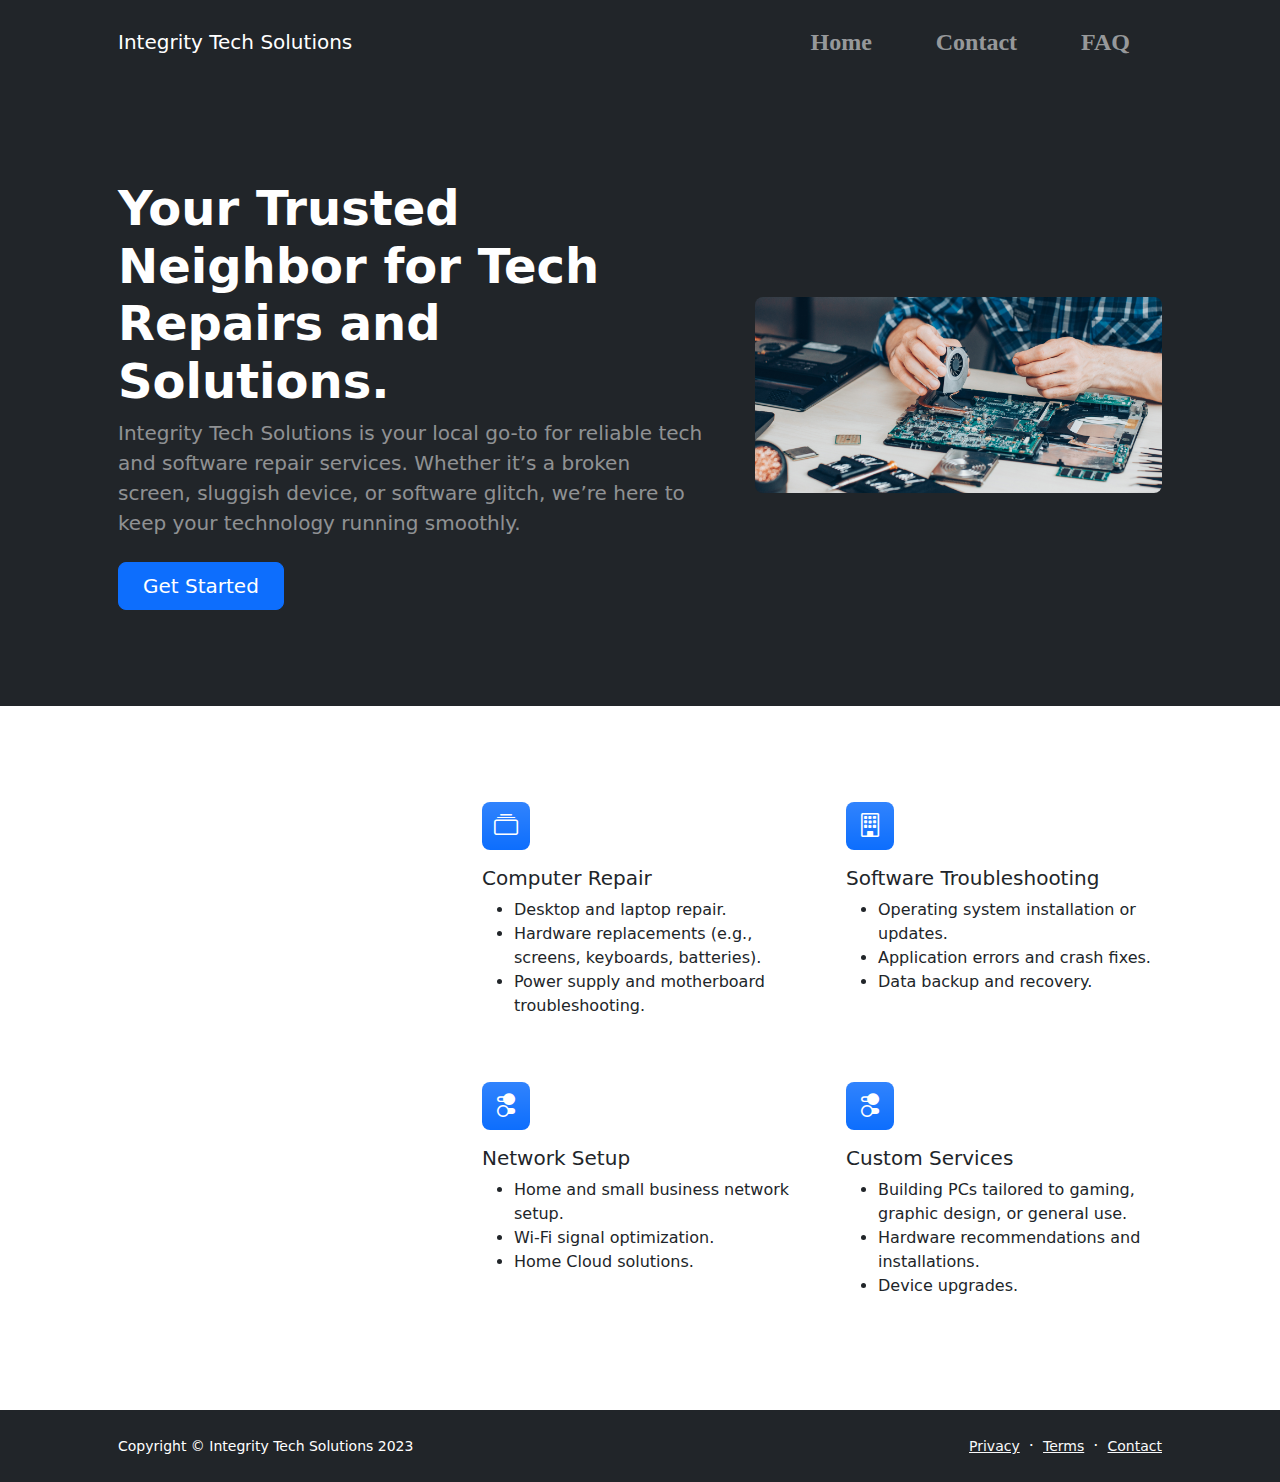
<file: index.html>
<!DOCTYPE html>
<html lang="en">
    <head>
        <meta charset="utf-8" />
        <meta name="viewport" content="width=device-width, initial-scale=1, shrink-to-fit=no" />
        <meta name="description" content="" />
        <meta name="author" content="" />
        <title>Integrity Tech Solutions</title>
        <!-- Favicon-->
        <link rel="icon" type="image/x-icon" href="assets/favicon.ico" />
        <!-- Bootstrap icons-->
        <link href="https://cdn.jsdelivr.net/npm/bootstrap-icons@1.5.0/font/bootstrap-icons.css" rel="stylesheet" />
        <!-- Core theme CSS (includes Bootstrap)-->
        <link href="css/styles.css" rel="stylesheet" />
    </head>
    <body class="d-flex flex-column h-100">
        <main class="flex-shrink-0">
            <!-- Navigation-->
            <nav class="navbar navbar-expand-lg navbar-dark bg-dark">
                <div class="container px-5">
                    <a class="navbar-brand" href="index.html">Integrity Tech Solutions</a>
                    <button class="navbar-toggler" type="button" data-bs-toggle="collapse" data-bs-target="#navbarSupportedContent" aria-controls="navbarSupportedContent" aria-expanded="false" aria-label="Toggle navigation"><span class="navbar-toggler-icon"></span></button>
                    <div class="collapse navbar-collapse" id="navbarSupportedContent">
                        <ul class="navbar-nav ms-auto mb-2 mb-lg-0">
                            <li class="nav-item"><a class="nav-link" href="index.html">Home</a></li>
                            <li class="nav-item"><a class="nav-link" href="contact.html">Contact</a></li>
                            <li class="nav-item"><a class="nav-link" href="faq.html">FAQ</a></li>
                        </ul>
                    </div>
                </div>
            </nav>

            <!-- Header-->
            <header class="bg-dark py-5">
                <div class="container px-5">
                    <div class="row gx-5 align-items-center justify-content-center">
                        <div class="col-lg-8 col-xl-7 col-xxl-6">
                            <div class="my-5 text-center text-xl-start">
                                <h1 class="display-5 fw-bolder text-white mb-2">Your Trusted Neighbor for Tech Repairs and Solutions.</h1>
                                <p class="lead fw-normal text-white-50 mb-4">Integrity Tech Solutions is your local go-to for reliable tech and software repair services. Whether it’s a broken screen, sluggish device, or software glitch, we’re here to keep your technology running smoothly.</p>
                                <div class="d-grid gap-3 d-sm-flex justify-content-sm-center justify-content-xl-start">
                                    <a class="btn btn-primary btn-lg px-4 me-sm-3" href="#features">Get Started</a>
                                </div>
                            </div>
                        </div>
                        <div class="col-xl-5 col-xxl-6 d-none d-xl-block text-center"><img class="img-fluid rounded-3 my-5" src="./assets/repair.jpg" alt="Tech Repair" /></div>
                    </div>
                </div>
            </header>

            <!-- Features section-->
            <section class="py-5" id="features">
                <div class="container px-5 my-5">
                    <div class="row gx-5">
                        <div class="col-lg-4 mb-5 mb-lg-0"><h2 class="fw-bolder mb-0"></h2></div>
                        <div class="col-lg-8">
                            <div class="row gx-5 row-cols-1 row-cols-md-2">
                                <div class="col mb-5 h-100">
                                    <div class="feature bg-primary bg-gradient text-white rounded-3 mb-3"><i class="bi bi-collection"></i></div>
                                    <h2 class="h5">Computer Repair</h2>
                                    <ul>
                                        <li>Desktop and laptop repair.</li>
                                        <li>Hardware replacements (e.g., screens, keyboards, batteries).</li>
                                        <li>Power supply and motherboard troubleshooting.</li>
                                    </ul>
                                </div>
                                <div class="col mb-5 h-100">
                                    <div class="feature bg-primary bg-gradient text-white rounded-3 mb-3"><i class="bi bi-building"></i></div>
                                    <h2 class="h5">Software Troubleshooting</h2>
                                    <ul>
                                        <li>Operating system installation or updates.</li>
                                        <li>Application errors and crash fixes.</li>
                                        <li>Data backup and recovery.</li>
                                    </ul>
                                </div>
                                <div class="col mb-5 mb-md-0 h-100">
                                    <div class="feature bg-primary bg-gradient text-white rounded-3 mb-3"><i class="bi bi-toggles2"></i></div>
                                    <h2 class="h5">Network Setup</h2>
                                    <ul>
                                        <li>Home and small business network setup.</li>
                                        <li>Wi-Fi signal optimization.</li>
                                        <li>Home Cloud solutions.</li>
                                    </ul>
                                </div>
                                <div class="col h-100">
                                    <div class="feature bg-primary bg-gradient text-white rounded-3 mb-3"><i class="bi bi-toggles2"></i></div>
                                    <h2 class="h5">Custom Services</h2>
                                    <ul>
                                        <li>Building PCs tailored to gaming, graphic design, or general use.</li>
                                        <li>Hardware recommendations and installations.</li>
                                        <li>Device upgrades.</li>
                                    </ul>
                                </div>
                            </div>
                        </div>
                    </div>
                </div>
            </section>

          
        </main>

        <!-- Footer-->
        <footer class="bg-dark py-4 mt-auto">
            <div class="container px-5">
                <div class="row align-items-center justify-content-between flex-column flex-sm-row">
                    <div class="col-auto"><div class="small m-0 text-white">Copyright &copy; Integrity Tech Solutions 2023</div></div>
                    <div class="col-auto">
                        <a class="link-light small" href="privacy.html">Privacy</a>
                        <span class="text-white mx-1">&middot;</span>
                        <a class="link-light small" href="ToS.html">Terms</a>
                        <span class="text-white mx-1">&middot;</span>
                        <a class="link-light small" href="contact.html">Contact</a>
                    </div>
                </div>
            </div>
        </footer>

        <!-- Bootstrap core JS-->
        <script src="https://cdn.jsdelivr.net/npm/bootstrap@5.2.3/dist/js/bootstrap.bundle.min.js"></script>
        <!-- Core theme JS-->
        <script src="js/scripts.js"></script>
    </body>
</html>
</file>
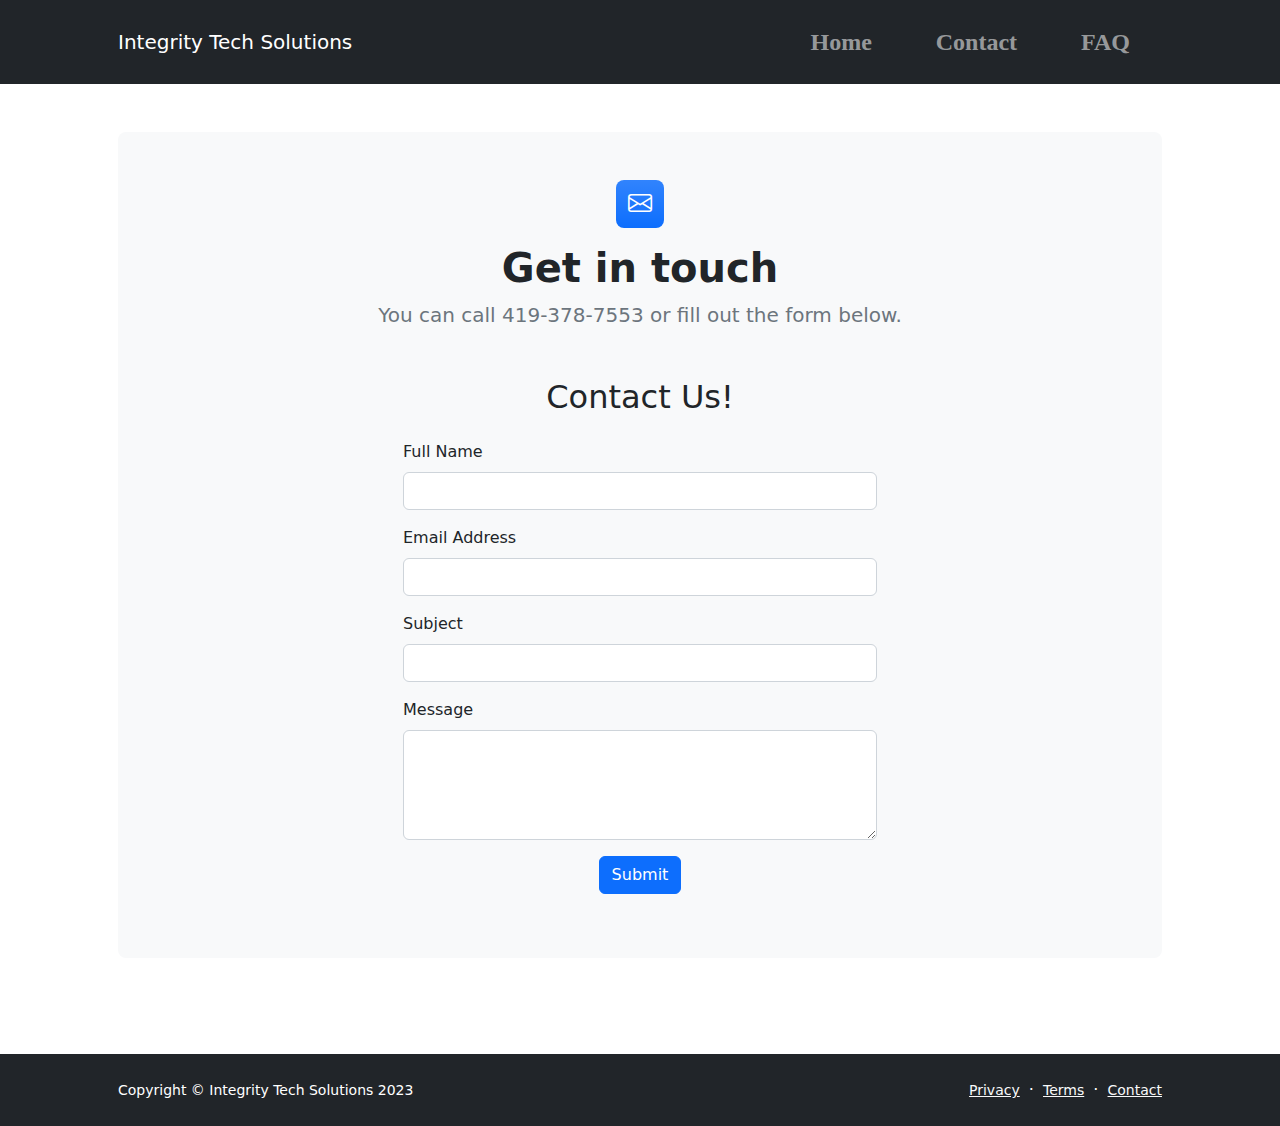
<file: contact.html>
<!DOCTYPE html>
<html lang="en">

<head>
    <meta charset="utf-8">
    <meta name="viewport" content="width=device-width, initial-scale=1, shrink-to-fit=no">
    <meta name="description" content="Integrity Tech Solutions">
    <meta name="author" content="Integrity Tech Solutions">
    <title>Integrity Tech Solutions</title>
    
    <!-- Favicon -->
    <link rel="icon" type="image/x-icon" href="assets/favicon.ico">
    
    <!-- Bootstrap icons -->
    <link href="https://cdn.jsdelivr.net/npm/bootstrap-icons@1.5.0/font/bootstrap-icons.css" rel="stylesheet">
    
    <!-- Bootstrap CSS -->
    <link href="https://cdn.jsdelivr.net/npm/bootstrap@5.3.0-alpha1/dist/css/bootstrap.min.css" rel="stylesheet">
    
    <!-- Core theme CSS -->
    <link href="css/styles.css" rel="stylesheet">
    
    
</head>

<body class="d-flex flex-column h-100">
    <main class="flex-shrink-0">
        <!-- Navigation -->
        <nav class="navbar navbar-expand-lg navbar-dark bg-dark">
            <div class="container px-5">
                <a class="navbar-brand" href="index.html">Integrity Tech Solutions</a>
                <button class="navbar-toggler" type="button" data-bs-toggle="collapse" data-bs-target="#navbarSupportedContent" aria-controls="navbarSupportedContent" aria-expanded="false" aria-label="Toggle navigation">
                    <span class="navbar-toggler-icon"></span>
                </button>
                <div class="collapse navbar-collapse" id="navbarSupportedContent">
                    <ul class="navbar-nav ms-auto mb-2 mb-lg-0">
                        <li class="nav-item"><a class="nav-link" href="index.html">Home</a></li>
                        <li class="nav-item"><a class="nav-link" href="contact.html">Contact</a></li>
                        <li class="nav-item"><a class="nav-link" href="faq.html">FAQ</a></li>
                    </ul>
                </div>
            </div>
        </nav>

        <!-- Page content -->
        <section class="py-5">
            <div class="container px-5">
                <!-- Contact form -->
<div class="bg-light rounded-3 py-5 px-4 px-md-5 mb-5">
    <div class="text-center mb-5">
        <div class="feature bg-primary bg-gradient text-white rounded-3 mb-3"><i class="bi bi-envelope"></i></div>
        <h1 class="fw-bolder">Get in touch</h1>
        <p class="lead fw-normal text-muted mb-0">You can call 419-378-7553 or fill out the form below.</p>
    </div>
    
    <!-- Streamlined Form -->
    <div class="form-container col-md-8 col-lg-6 mx-auto">
        <h2 class="text-center mb-4">Contact Us!</h2>
        <form method="POST" action="https://formspree.io/f/xovvpzkb">
            <div class="mb-3">
                <label for="name" class="form-label">Full Name</label>
                <input type="text" class="form-control" id="name" name="name" required>
            </div>
            <div class="mb-3">
                <label for="email" class="form-label">Email Address</label>
                <input type="email" class="form-control" id="email" name="email" required>
            </div>
            <div class="mb-3">
                <label for="subject" class="form-label">Subject</label>
                <input type="text" class="form-control" id="subject" name="subject" required>
            </div>
            <div class="mb-3">
                <label for="message" class="form-label">Message</label>
                <textarea class="form-control" id="message" name="message" rows="4" required></textarea>
            </div>
            <div class="mb-3 text-center">
                <button type="submit" class="btn btn-primary">Submit</button>
            </div>
        </form>
    </div>
</div>

            </div>
        </section>
    </main>

    <!-- Footer -->
    <footer class="bg-dark py-4 mt-auto">
        <div class="container px-5">
            <div class="row align-items-center justify-content-between flex-column flex-sm-row">
                <div class="col-auto"><div class="small m-0 text-white">Copyright &copy; Integrity Tech Solutions 2023</div></div>
                <div class="col-auto">
                    <a class="link-light small" href="privacy.html">Privacy</a>
                    <span class="text-white mx-1">&middot;</span>
                    <a class="link-light small" href="ToS.html">Terms</a>
                    <span class="text-white mx-1">&middot;</span>
                    <a class="link-light small" href="contact.html">Contact</a>
                </div>
            </div>
        </div>
    </footer>

    <!-- Bootstrap JS -->
    <script src="https://cdn.jsdelivr.net/npm/bootstrap@5.3.0-alpha1/dist/js/bootstrap.bundle.min.js"></script>
    
    <!-- Core theme JS -->
    <script src="js/scripts.js"></script>
</body>

</html>
</file>
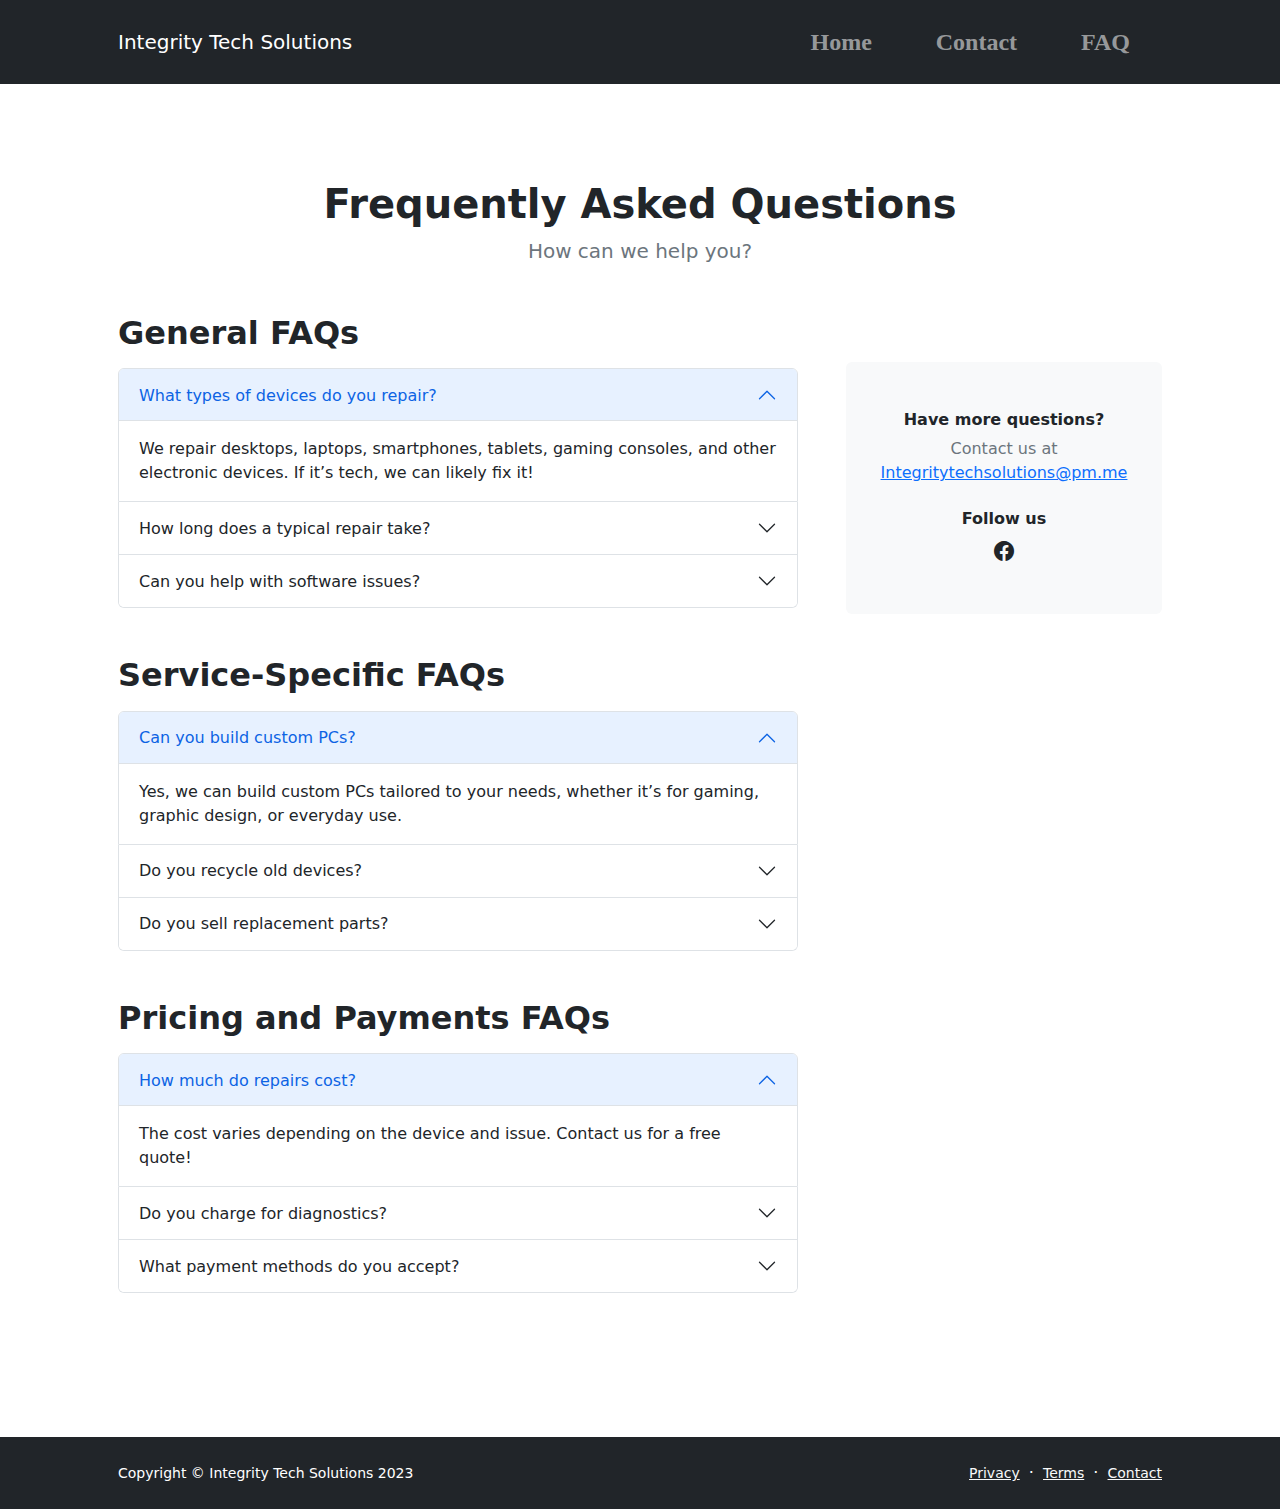
<file: faq.html>
<!DOCTYPE html>
<html lang="en">
    <head>
        <meta charset="utf-8">
        <meta name="viewport" content="width=device-width, initial-scale=1, shrink-to-fit=no">
        <meta name="description" content="Integrity Tech Solutions">
        <meta name="author" content="Integrity Tech Solutions">
        <title>Integrity Tech Solutions</title>
        <!-- Favicon -->
        <link rel="icon" type="image/x-icon" href="assets/favicon.ico">
        <!-- Bootstrap icons -->
        <link href="https://cdn.jsdelivr.net/npm/bootstrap-icons@1.5.0/font/bootstrap-icons.css" rel="stylesheet">
        <!-- Core theme CSS (includes Bootstrap) -->
        <link href="css/styles.css" rel="stylesheet">
    </head>
    <body class="d-flex flex-column h-100">
        <main class="flex-shrink-0">
            <!-- Navigation -->
            <nav class="navbar navbar-expand-lg navbar-dark bg-dark">
                <div class="container px-5">
                    <a class="navbar-brand" href="index.html">Integrity Tech Solutions</a>
                    <button class="navbar-toggler" type="button" data-bs-toggle="collapse" data-bs-target="#navbarSupportedContent" aria-controls="navbarSupportedContent" aria-expanded="false" aria-label="Toggle navigation">
                        <span class="navbar-toggler-icon"></span>
                    </button>
                    <div class="collapse navbar-collapse" id="navbarSupportedContent">
                        <ul class="navbar-nav ms-auto mb-2 mb-lg-0">
                            <li class="nav-item"><a class="nav-link" href="index.html">Home</a></li>
                            <li class="nav-item"><a class="nav-link" href="contact.html">Contact</a></li>
                            <li class="nav-item"><a class="nav-link" href="faq.html">FAQ</a></li>
                        </ul>
                    </div>
                </div>
            </nav>

            <!-- Page Content -->
            <section class="py-5">
                <div class="container px-5 my-5">
                    <div class="text-center mb-5">
                        <h1 class="fw-bolder">Frequently Asked Questions</h1>
                        <p class="lead fw-normal text-muted mb-0">How can we help you?</p>
                    </div>
                    <div class="row gx-5">
                        <!-- FAQ Content -->
                        <div class="col-xl-8">
                            <!-- General FAQs -->
                            <h2 class="fw-bolder mb-3">General FAQs</h2>
                            <div class="accordion mb-5" id="accordionGeneral">
                                <div class="accordion-item">
                                    <h3 class="accordion-header" id="headingGeneralOne">
                                        <button class="accordion-button" type="button" data-bs-toggle="collapse" data-bs-target="#collapseGeneralOne" aria-expanded="true" aria-controls="collapseGeneralOne">
                                            What types of devices do you repair?
                                        </button>
                                    </h3>
                                    <div id="collapseGeneralOne" class="accordion-collapse collapse show" aria-labelledby="headingGeneralOne" data-bs-parent="#accordionGeneral">
                                        <div class="accordion-body">
                                            We repair desktops, laptops, smartphones, tablets, gaming consoles, and other electronic devices. If it’s tech, we can likely fix it!
                                        </div>
                                    </div>
                                </div>
                                <div class="accordion-item">
                                    <h3 class="accordion-header" id="headingGeneralTwo">
                                        <button class="accordion-button collapsed" type="button" data-bs-toggle="collapse" data-bs-target="#collapseGeneralTwo" aria-expanded="false" aria-controls="collapseGeneralTwo">
                                            How long does a typical repair take?
                                        </button>
                                    </h3>
                                    <div id="collapseGeneralTwo" class="accordion-collapse collapse" aria-labelledby="headingGeneralTwo" data-bs-parent="#accordionGeneral">
                                        <div class="accordion-body">
                                            Most repairs are completed within 1-3 business days. More complex issues or those requiring specific parts may take longer, but we’ll always keep you updated.
                                        </div>
                                    </div>
                                </div>
                                <div class="accordion-item">
                                    <h3 class="accordion-header" id="headingGeneralThree">
                                        <button class="accordion-button collapsed" type="button" data-bs-toggle="collapse" data-bs-target="#collapseGeneralThree" aria-expanded="false" aria-controls="collapseGeneralThree">
                                            Can you help with software issues?
                                        </button>
                                    </h3>
                                    <div id="collapseGeneralThree" class="accordion-collapse collapse" aria-labelledby="headingGeneralThree" data-bs-parent="#accordionGeneral">
                                        <div class="accordion-body">
                                            Absolutely! We handle software installations, troubleshooting, virus removal, data recovery, and more.
                                        </div>
                                    </div>
                                </div>
                            </div>

                            <!-- Service-Specific FAQs -->
                            <h2 class="fw-bolder mb-3">Service-Specific FAQs</h2>
                            <div class="accordion mb-5" id="accordionServices">
                                <div class="accordion-item">
                                    <h3 class="accordion-header" id="headingServiceOne">
                                        <button class="accordion-button" type="button" data-bs-toggle="collapse" data-bs-target="#collapseServiceOne" aria-expanded="true" aria-controls="collapseServiceOne">
                                            Can you build custom PCs?
                                        </button>
                                    </h3>
                                    <div id="collapseServiceOne" class="accordion-collapse collapse show" aria-labelledby="headingServiceOne" data-bs-parent="#accordionServices">
                                        <div class="accordion-body">
                                            Yes, we can build custom PCs tailored to your needs, whether it’s for gaming, graphic design, or everyday use.
                                        </div>
                                    </div>
                                </div>
                                <div class="accordion-item">
                                    <h3 class="accordion-header" id="headingServiceTwo">
                                        <button class="accordion-button collapsed" type="button" data-bs-toggle="collapse" data-bs-target="#collapseServiceTwo" aria-expanded="false" aria-controls="collapseServiceTwo">
                                            Do you recycle old devices?
                                        </button>
                                    </h3>
                                    <div id="collapseServiceTwo" class="accordion-collapse collapse" aria-labelledby="headingServiceTwo" data-bs-parent="#accordionServices">
                                        <div class="accordion-body">
                                            Yes, we offer safe and eco-friendly recycling for select outdated or non-functional electronics.
                                        </div>
                                    </div>
                                </div>
                                <div class="accordion-item">
                                    <h3 class="accordion-header" id="headingServiceThree">
                                        <button class="accordion-button collapsed" type="button" data-bs-toggle="collapse" data-bs-target="#collapseServiceThree" aria-expanded="false" aria-controls="collapseServiceThree">
                                            Do you sell replacement parts?
                                        </button>
                                    </h3>
                                    <div id="collapseServiceThree" class="accordion-collapse collapse" aria-labelledby="headingServiceThree" data-bs-parent="#accordionServices">
                                        <div class="accordion-body">
                                            While we primarily focus on repairs, we can order and install replacement parts for you.
                                        </div>
                                    </div>
                                </div>
                            </div>

                            <!-- Pricing FAQs -->
                            <h2 class="fw-bolder mb-3">Pricing and Payments FAQs</h2>
                            <div class="accordion mb-5" id="accordionPricing">
                                <div class="accordion-item">
                                    <h3 class="accordion-header" id="headingPricingOne">
                                        <button class="accordion-button" type="button" data-bs-toggle="collapse" data-bs-target="#collapsePricingOne" aria-expanded="true" aria-controls="collapsePricingOne">
                                            How much do repairs cost?
                                        </button>
                                    </h3>
                                    <div id="collapsePricingOne" class="accordion-collapse collapse show" aria-labelledby="headingPricingOne" data-bs-parent="#accordionPricing">
                                        <div class="accordion-body">
                                            The cost varies depending on the device and issue. Contact us for a free quote!
                                        </div>
                                    </div>
                                </div>
                                <div class="accordion-item">
                                    <h3 class="accordion-header" id="headingPricingTwo">
                                        <button class="accordion-button collapsed" type="button" data-bs-toggle="collapse" data-bs-target="#collapsePricingTwo" aria-expanded="false" aria-controls="collapsePricingTwo">
                                            Do you charge for diagnostics?
                                        </button>
                                    </h3>
                                    <div id="collapsePricingTwo" class="accordion-collapse collapse" aria-labelledby="headingPricingTwo" data-bs-parent="#accordionPricing">
                                        <div class="accordion-body">
                                            No, we offer free diagnostics to determine the issue before proceeding with any repairs.
                                        </div>
                                    </div>
                                </div>
                                <div class="accordion-item">
                                    <h3 class="accordion-header" id="headingPricingThree">
                                        <button class="accordion-button collapsed" type="button" data-bs-toggle="collapse" data-bs-target="#collapsePricingThree" aria-expanded="false" aria-controls="collapsePricingThree">
                                            What payment methods do you accept?
                                        </button>
                                    </h3>
                                    <div id="collapsePricingThree" class="accordion-collapse collapse" aria-labelledby="headingPricingThree" data-bs-parent="#accordionPricing">
                                        <div class="accordion-body">
                                            We accept cash, credit/debit cards, and most digital payment methods.
                                        </div>
                                    </div>
                                </div>
                            </div>
                        </div>

                        <!-- Sidebar -->
                        <div class="col-xl-4">
                            <div class="card border-0 bg-light mt-xl-5">
                                <div class="card-body p-4 py-lg-5">
                                    <div class="text-center">
                                        <div class="h6 fw-bolder">Have more questions?</div>
                                        <p class="text-muted mb-4">
                                            Contact us at<br>
                                            <a href="mailto:Integritytechsolutions@pm.me">Integritytechsolutions@pm.me</a>
                                        </p>
                                        <div class="h6 fw-bolder">Follow us</div>
                                        <a class="fs-5 px-2 link-dark" href="https://www.facebook.com/IntegrityTechSolutionsPA"><i class="bi-facebook"></i></a>
                                    </div>
                                </div>
                            </div>
                        </div>
                    </div>
                </div>
            </section>
        </main>

        <!-- Footer -->
        <footer class="bg-dark py-4 mt-auto">
            <div class="container px-5">
                <div class="row align-items-center justify-content-between flex-column flex-sm-row">
                    <div class="col-auto">
                        <div class="small m-0 text-white">Copyright &copy; Integrity Tech Solutions 2023</div>
                    </div>
                    <div class="col-auto">
                        <a class="link-light small" href="privacy.html">Privacy</a>
                        <span class="text-white mx-1">&middot;</span>
                        <a class="link-light small" href="ToS.html">Terms</a>
                        <span class="text-white mx-1">&middot;</span>
                        <a class="link-light small" href="contact.html">Contact</a>
                    </div>
                </div>
            </div>
        </footer>

        <!-- Bootstrap core JS -->
        <script src="https://cdn.jsdelivr.net/npm/bootstrap@5.2.3/dist/js/bootstrap.bundle.min.js"></script>
        <!-- Core theme JS -->
        <script src="js/scripts.js"></script>
    </body>
</html>
</file>
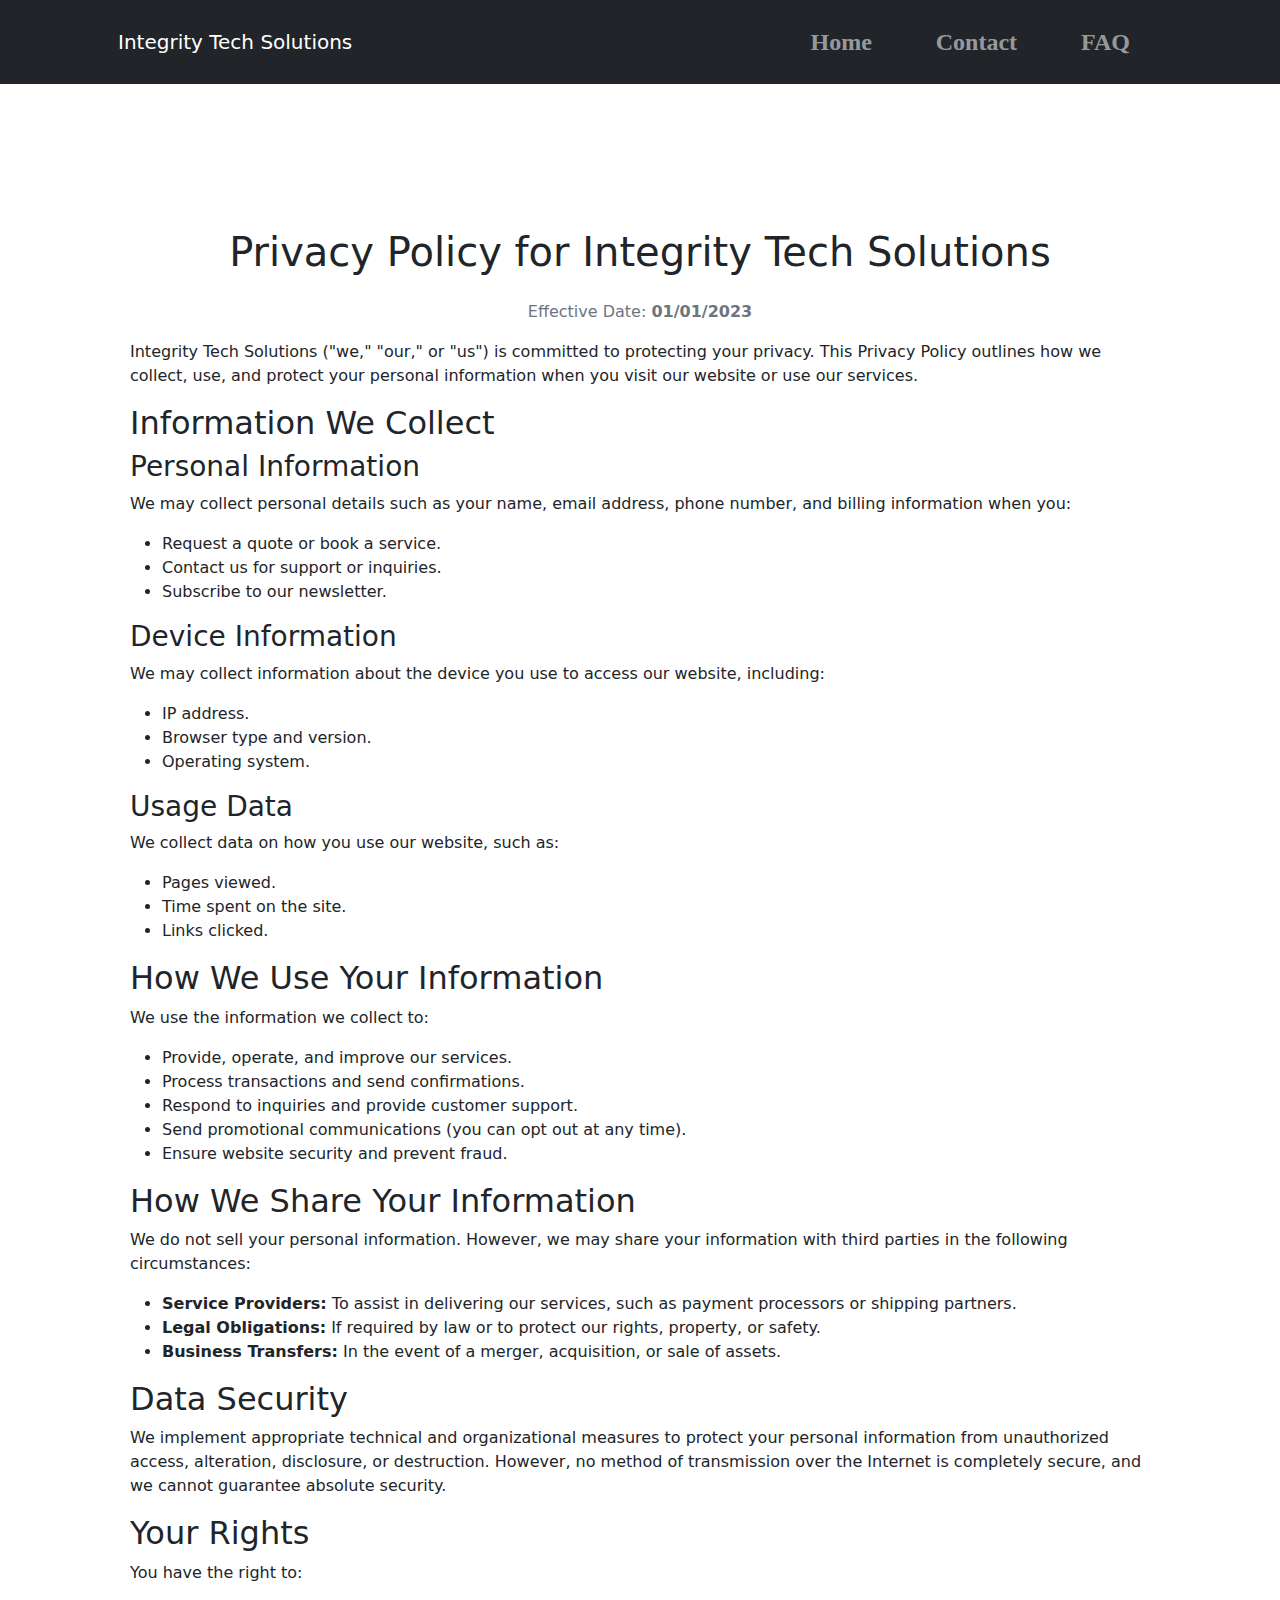
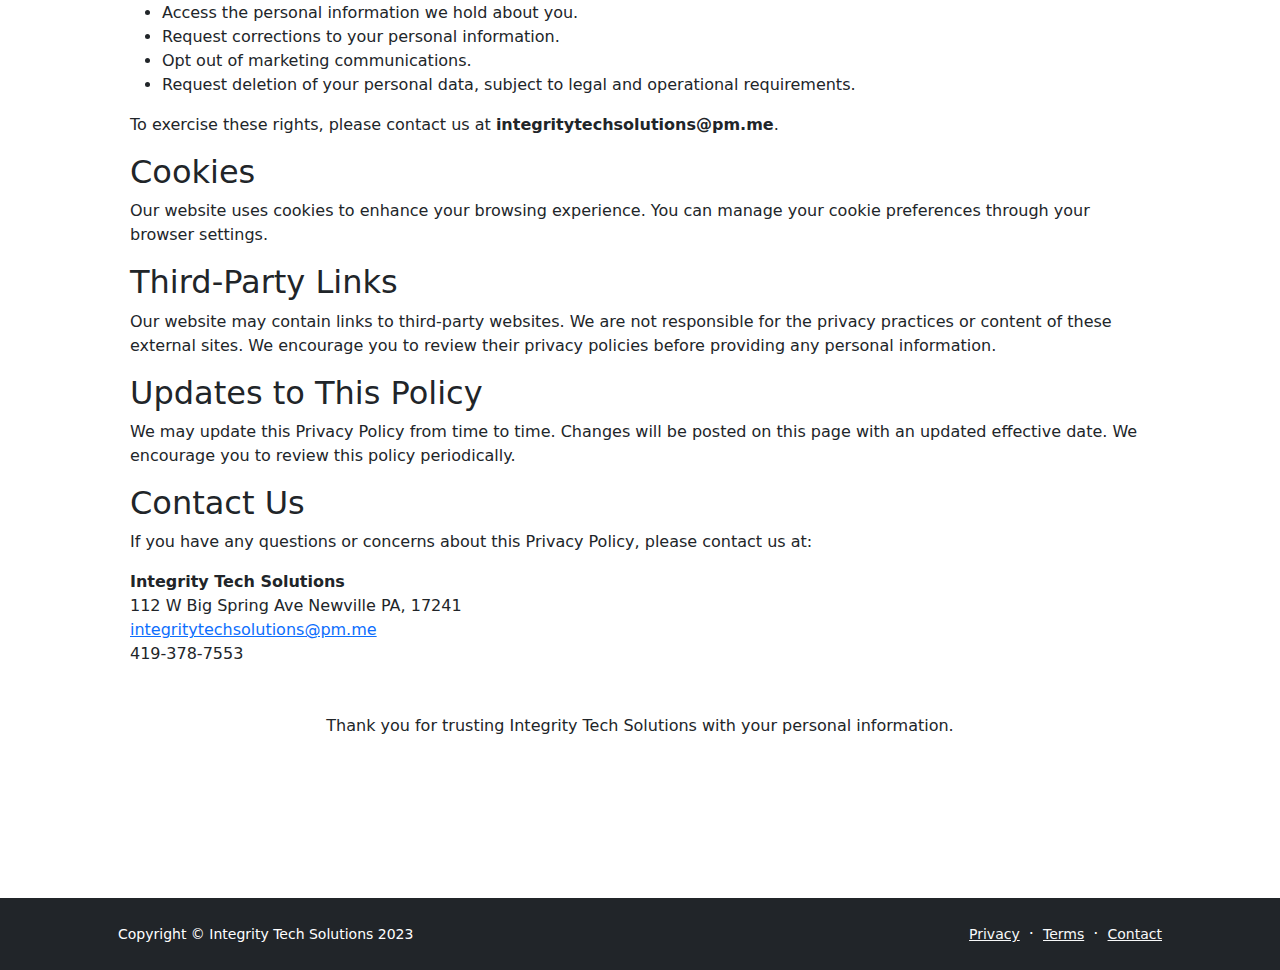
<file: privacy.html>
<!DOCTYPE html>
<html lang="en">
    <head>
        <meta charset="utf-8">
        <meta name="viewport" content="width=device-width, initial-scale=1, shrink-to-fit=no">
        <meta name="description" content="Integrity Tech Solutions">
        <meta name="author" content="Integrity Tech Solutions">
        <title>Integrity Tech Solutions</title>
        <!-- Favicon -->
        <link rel="icon" type="image/x-icon" href="assets/favicon.ico">
        <!-- Bootstrap icons -->
        <link href="https://cdn.jsdelivr.net/npm/bootstrap-icons@1.5.0/font/bootstrap-icons.css" rel="stylesheet">
        <!-- Core theme CSS (includes Bootstrap) -->
        <link href="css/styles.css" rel="stylesheet">
    </head>
    <body class="d-flex flex-column h-100">
        <main class="flex-shrink-0">
            <!-- Navigation -->
            <nav class="navbar navbar-expand-lg navbar-dark bg-dark">
                <div class="container px-5">
                    <a class="navbar-brand" href="index.html">Integrity Tech Solutions</a>
                    <button class="navbar-toggler" type="button" data-bs-toggle="collapse" data-bs-target="#navbarSupportedContent" aria-controls="navbarSupportedContent" aria-expanded="false" aria-label="Toggle navigation">
                        <span class="navbar-toggler-icon"></span>
                    </button>
                    <div class="collapse navbar-collapse" id="navbarSupportedContent">
                        <ul class="navbar-nav ms-auto mb-2 mb-lg-0">
                            <li class="nav-item"><a class="nav-link" href="index.html">Home</a></li>
                            <li class="nav-item"><a class="nav-link" href="contact.html">Contact</a></li>
                            <li class="nav-item"><a class="nav-link" href="faq.html">FAQ</a></li>
                        </ul>
                    </div>
                </div>
            </nav>

            <!-- Page Content -->
            <section class="py-5">
                <div class="container px-5 my-5">
                    <div class="container py-5">
                        <h1 class="text-center mb-4">Privacy Policy for Integrity Tech Solutions</h1>
                        <p class="text-muted text-center">Effective Date: <strong>01/01/2023</strong></p>
                
                        <p>Integrity Tech Solutions ("we," "our," or "us") is committed to protecting your privacy. This Privacy Policy outlines how we collect, use, and protect your personal information when you visit our website or use our services.</p>
                
                        <h2>Information We Collect</h2>
                
                        <h3>Personal Information</h3>
                        <p>We may collect personal details such as your name, email address, phone number, and billing information when you:</p>
                        <ul>
                            <li>Request a quote or book a service.</li>
                            <li>Contact us for support or inquiries.</li>
                            <li>Subscribe to our newsletter.</li>
                        </ul>
                
                        <h3>Device Information</h3>
                        <p>We may collect information about the device you use to access our website, including:</p>
                        <ul>
                            <li>IP address.</li>
                            <li>Browser type and version.</li>
                            <li>Operating system.</li>
                        </ul>
                
                        <h3>Usage Data</h3>
                        <p>We collect data on how you use our website, such as:</p>
                        <ul>
                            <li>Pages viewed.</li>
                            <li>Time spent on the site.</li>
                            <li>Links clicked.</li>
                        </ul>
                
                        <h2>How We Use Your Information</h2>
                        <p>We use the information we collect to:</p>
                        <ul>
                            <li>Provide, operate, and improve our services.</li>
                            <li>Process transactions and send confirmations.</li>
                            <li>Respond to inquiries and provide customer support.</li>
                            <li>Send promotional communications (you can opt out at any time).</li>
                            <li>Ensure website security and prevent fraud.</li>
                        </ul>
                
                        <h2>How We Share Your Information</h2>
                        <p>We do not sell your personal information. However, we may share your information with third parties in the following circumstances:</p>
                        <ul>
                            <li><strong>Service Providers:</strong> To assist in delivering our services, such as payment processors or shipping partners.</li>
                            <li><strong>Legal Obligations:</strong> If required by law or to protect our rights, property, or safety.</li>
                            <li><strong>Business Transfers:</strong> In the event of a merger, acquisition, or sale of assets.</li>
                        </ul>
                
                        <h2>Data Security</h2>
                        <p>We implement appropriate technical and organizational measures to protect your personal information from unauthorized access, alteration, disclosure, or destruction. However, no method of transmission over the Internet is completely secure, and we cannot guarantee absolute security.</p>
                
                        <h2>Your Rights</h2>
                        <p>You have the right to:</p>
                        <ul>
                            <li>Access the personal information we hold about you.</li>
                            <li>Request corrections to your personal information.</li>
                            <li>Opt out of marketing communications.</li>
                            <li>Request deletion of your personal data, subject to legal and operational requirements.</li>
                        </ul>
                        <p>To exercise these rights, please contact us at <strong>integritytechsolutions@pm.me</strong>.</p>
                
                        <h2>Cookies</h2>
                        <p>Our website uses cookies to enhance your browsing experience. You can manage your cookie preferences through your browser settings.
                        <h2>Third-Party Links</h2>
                        <p>Our website may contain links to third-party websites. We are not responsible for the privacy practices or content of these external sites. We encourage you to review their privacy policies before providing any personal information.</p>
                
                        <h2>Updates to This Policy</h2>
                        <p>We may update this Privacy Policy from time to time. Changes will be posted on this page with an updated effective date. We encourage you to review this policy periodically.</p>
                
                        <h2>Contact Us</h2>
                        <p>If you have any questions or concerns about this Privacy Policy, please contact us at:</p>
                        <address>
                            <strong>Integrity Tech Solutions</strong><br>
                            112 W Big Spring Ave
                            Newville PA, 17241<br>
                            <a href="mailto:integritytechsolutions@pm.me">integritytechsolutions@pm.me</a><br>
                            419-378-7553
                        </address>
                
                        <p class="text-center mt-5">Thank you for trusting Integrity Tech Solutions with your personal information.</p>
                    </div>
                    
            </section>
        </main>

        <!-- Footer -->
        <footer class="bg-dark py-4 mt-auto">
            <div class="container px-5">
                <div class="row align-items-center justify-content-between flex-column flex-sm-row">
                    <div class="col-auto">
                        <div class="small m-0 text-white">Copyright &copy; Integrity Tech Solutions 2023</div>
                    </div>
                    <div class="col-auto">
                        <a class="link-light small" href="privacy.html">Privacy</a>
                        <span class="text-white mx-1">&middot;</span>
                        <a class="link-light small" href="ToS.html">Terms</a>
                        <span class="text-white mx-1">&middot;</span>
                        <a class="link-light small" href="contact.html">Contact</a>
                    </div>
                </div>
            </div>
        </footer>

        <!-- Bootstrap core JS -->
        <script src="https://cdn.jsdelivr.net/npm/bootstrap@5.2.3/dist/js/bootstrap.bundle.min.js"></script>
        <!-- Core theme JS -->
        <script src="js/scripts.js"></script>
    </body>
</html>
</file>
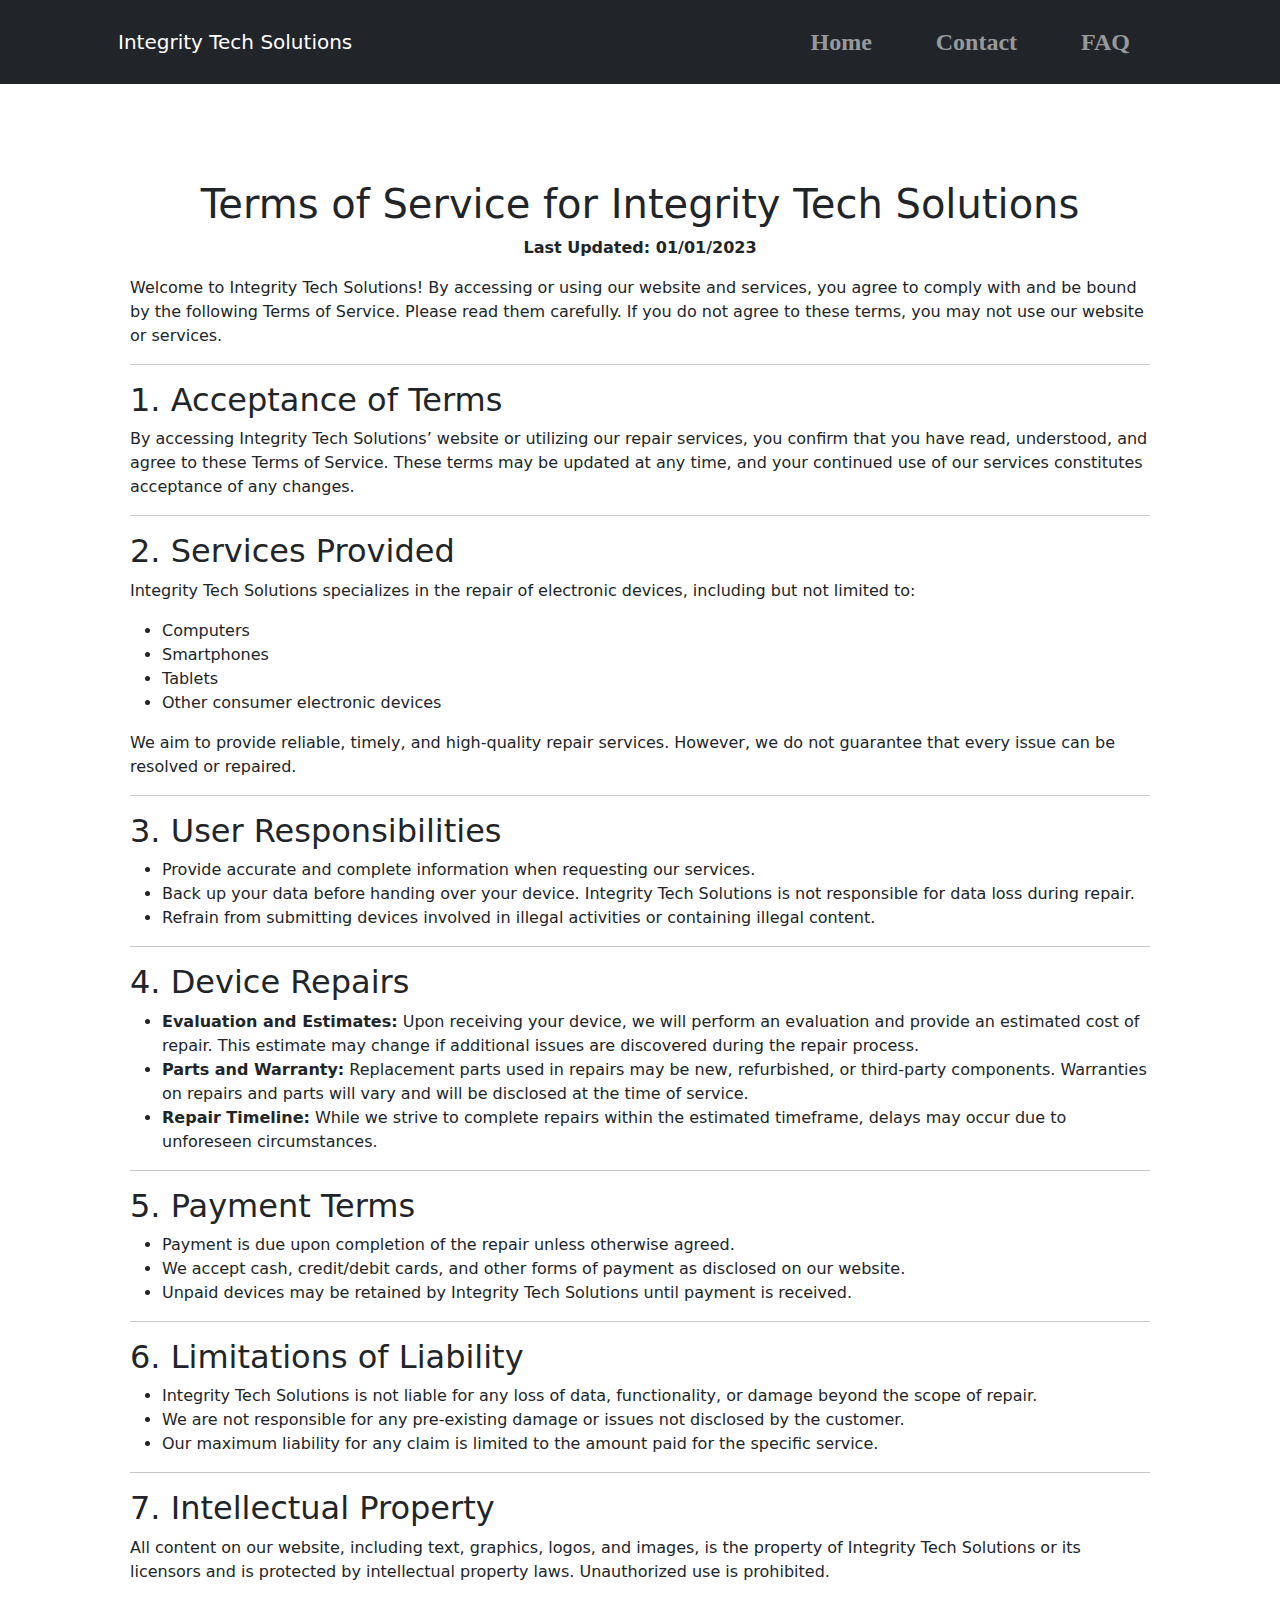
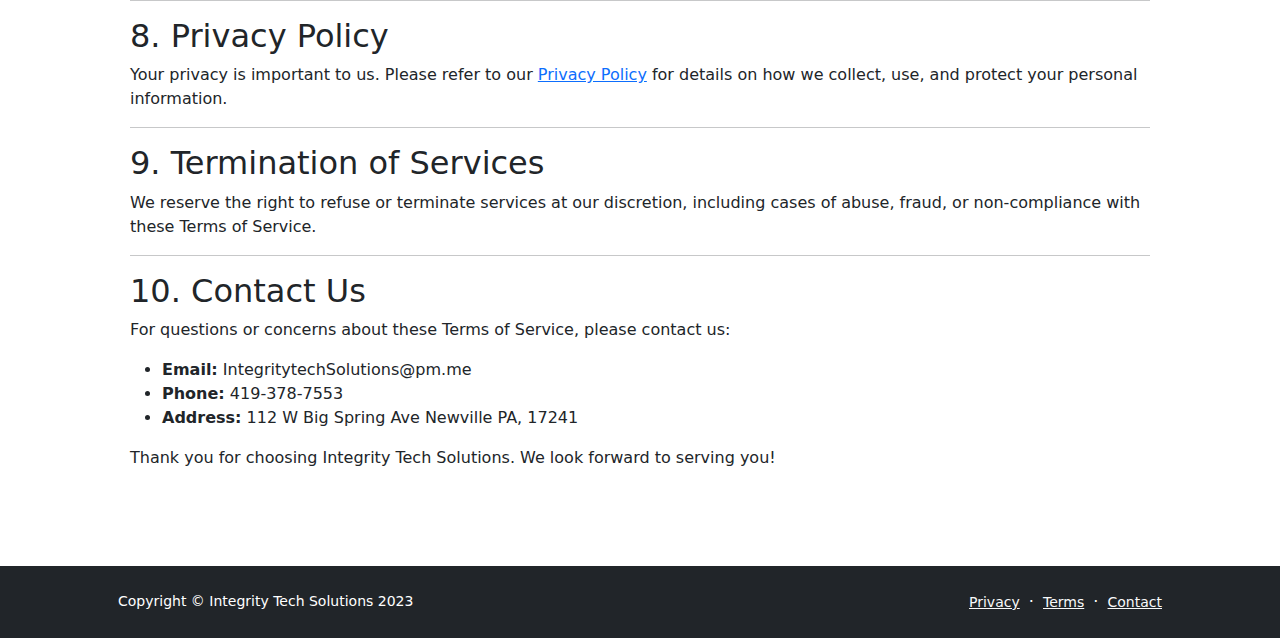
<file: ToS.html>
<!DOCTYPE html>
<html lang="en">
    <head>
        <meta charset="utf-8">
        <meta name="viewport" content="width=device-width, initial-scale=1, shrink-to-fit=no">
        <meta name="description" content="Integrity Tech Solutions">
        <meta name="author" content="Integrity Tech Solutions">
        <title>Integrity Tech Solutions</title>
        <!-- Favicon -->
        <link rel="icon" type="image/x-icon" href="assets/favicon.ico">
        <!-- Bootstrap icons -->
        <link href="https://cdn.jsdelivr.net/npm/bootstrap-icons@1.5.0/font/bootstrap-icons.css" rel="stylesheet">
        <!-- Core theme CSS (includes Bootstrap) -->
        <link href="css/styles.css" rel="stylesheet">
    </head>
    <body class="d-flex flex-column h-100">
        <main class="flex-shrink-0">
            <!-- Navigation -->
            <nav class="navbar navbar-expand-lg navbar-dark bg-dark">
                <div class="container px-5">
                    <a class="navbar-brand" href="index.html">Integrity Tech Solutions</a>
                    <button class="navbar-toggler" type="button" data-bs-toggle="collapse" data-bs-target="#navbarSupportedContent" aria-controls="navbarSupportedContent" aria-expanded="false" aria-label="Toggle navigation">
                        <span class="navbar-toggler-icon"></span>
                    </button>
                    <div class="collapse navbar-collapse" id="navbarSupportedContent">
                        <ul class="navbar-nav ms-auto mb-2 mb-lg-0">
                            <li class="nav-item"><a class="nav-link" href="index.html">Home</a></li>
                            <li class="nav-item"><a class="nav-link" href="contact.html">Contact</a></li>
                            <li class="nav-item"><a class="nav-link" href="faq.html">FAQ</a></li>
                        </ul>
                    </div>
                </div>
            </nav>

            <!-- Page Content -->
            <section class="py-5">
                <div class="container px-5 my-5">
                    <div class="container my-5">
                        <h1 class="text-center">Terms of Service for Integrity Tech Solutions</h1>
                        <p class="text-center"><strong>Last Updated: 01/01/2023</strong></p>
                    
                        <p>Welcome to Integrity Tech Solutions! By accessing or using our website and services, you agree to comply with and be bound by the following Terms of Service. Please read them carefully. If you do not agree to these terms, you may not use our website or services.</p>
                    
                        <hr>
                    
                        <h2>1. Acceptance of Terms</h2>
                        <p>By accessing Integrity Tech Solutions’ website or utilizing our repair services, you confirm that you have read, understood, and agree to these Terms of Service. These terms may be updated at any time, and your continued use of our services constitutes acceptance of any changes.</p>
                    
                        <hr>
                    
                        <h2>2. Services Provided</h2>
                        <p>Integrity Tech Solutions specializes in the repair of electronic devices, including but not limited to:</p>
                        <ul>
                          <li>Computers</li>
                          <li>Smartphones</li>
                          <li>Tablets</li>
                          <li>Other consumer electronic devices</li>
                        </ul>
                        <p>We aim to provide reliable, timely, and high-quality repair services. However, we do not guarantee that every issue can be resolved or repaired.</p>
                    
                        <hr>
                    
                        <h2>3. User Responsibilities</h2>
                        <ul>
                          <li>Provide accurate and complete information when requesting our services.</li>
                          <li>Back up your data before handing over your device. Integrity Tech Solutions is not responsible for data loss during repair.</li>
                          <li>Refrain from submitting devices involved in illegal activities or containing illegal content.</li>
                        </ul>
                    
                        <hr>
                    
                        <h2>4. Device Repairs</h2>
                        <ul>
                          <li><strong>Evaluation and Estimates:</strong> Upon receiving your device, we will perform an evaluation and provide an estimated cost of repair. This estimate may change if additional issues are discovered during the repair process.</li>
                          <li><strong>Parts and Warranty:</strong> Replacement parts used in repairs may be new, refurbished, or third-party components. Warranties on repairs and parts will vary and will be disclosed at the time of service.</li>
                          <li><strong>Repair Timeline:</strong> While we strive to complete repairs within the estimated timeframe, delays may occur due to unforeseen circumstances.</li>
                        </ul>
                    
                        <hr>
                    
                        <h2>5. Payment Terms</h2>
                        <ul>
                          <li>Payment is due upon completion of the repair unless otherwise agreed.</li>
                          <li>We accept cash, credit/debit cards, and other forms of payment as disclosed on our website.</li>
                          <li>Unpaid devices may be retained by Integrity Tech Solutions until payment is received.</li>
                        </ul>
                    
                        <hr>
                    
                        <h2>6. Limitations of Liability</h2>
                        <ul>
                          <li>Integrity Tech Solutions is not liable for any loss of data, functionality, or damage beyond the scope of repair.</li>
                          <li>We are not responsible for any pre-existing damage or issues not disclosed by the customer.</li>
                          <li>Our maximum liability for any claim is limited to the amount paid for the specific service.</li>
                        </ul>
                    
                        <hr>
                    
                        <h2>7. Intellectual Property</h2>
                        <p>All content on our website, including text, graphics, logos, and images, is the property of Integrity Tech Solutions or its licensors and is protected by intellectual property laws. Unauthorized use is prohibited.</p>
                    
                        <hr>
                    
                        <h2>8. Privacy Policy</h2>
                        <p>Your privacy is important to us. Please refer to our <a href="privacy.html">Privacy Policy</a> for details on how we collect, use, and protect your personal information.</p>
                    
                        <hr>
                    
                        <h2>9. Termination of Services</h2>
                        <p>We reserve the right to refuse or terminate services at our discretion, including cases of abuse, fraud, or non-compliance with these Terms of Service.</p>
                    
                        <hr>
                    
                    
                        <h2>10. Contact Us</h2>
                        <p>For questions or concerns about these Terms of Service, please contact us:</p>
                        <ul>
                          <li><strong>Email:</strong> IntegritytechSolutions@pm.me</li>
                          <li><strong>Phone:</strong> 419-378-7553</li>
                          <li><strong>Address:</strong> 112 W Big Spring Ave Newville PA, 17241</li>
                        </ul>
                    
                        <p>Thank you for choosing Integrity Tech Solutions. We look forward to serving you!</p>
                      </div>
            </section>
        </main>

        <!-- Footer -->
        <footer class="bg-dark py-4 mt-auto">
            <div class="container px-5">
                <div class="row align-items-center justify-content-between flex-column flex-sm-row">
                    <div class="col-auto">
                        <div class="small m-0 text-white">Copyright &copy; Integrity Tech Solutions 2023</div>
                    </div>
                    <div class="col-auto">
                        <a class="link-light small" href="privacy.html">Privacy</a>
                        <span class="text-white mx-1">&middot;</span>
                        <a class="link-light small" href="ToS.html">Terms</a>
                        <span class="text-white mx-1">&middot;</span>
                        <a class="link-light small" href="contact.html">Contact</a>
                    </div>
                </div>
            </div>
        </footer>

        <!-- Bootstrap core JS -->
        <script src="https://cdn.jsdelivr.net/npm/bootstrap@5.2.3/dist/js/bootstrap.bundle.min.js"></script>
        <!-- Core theme JS -->
        <script src="js/scripts.js"></script>
    </body>
</html>
</file>
